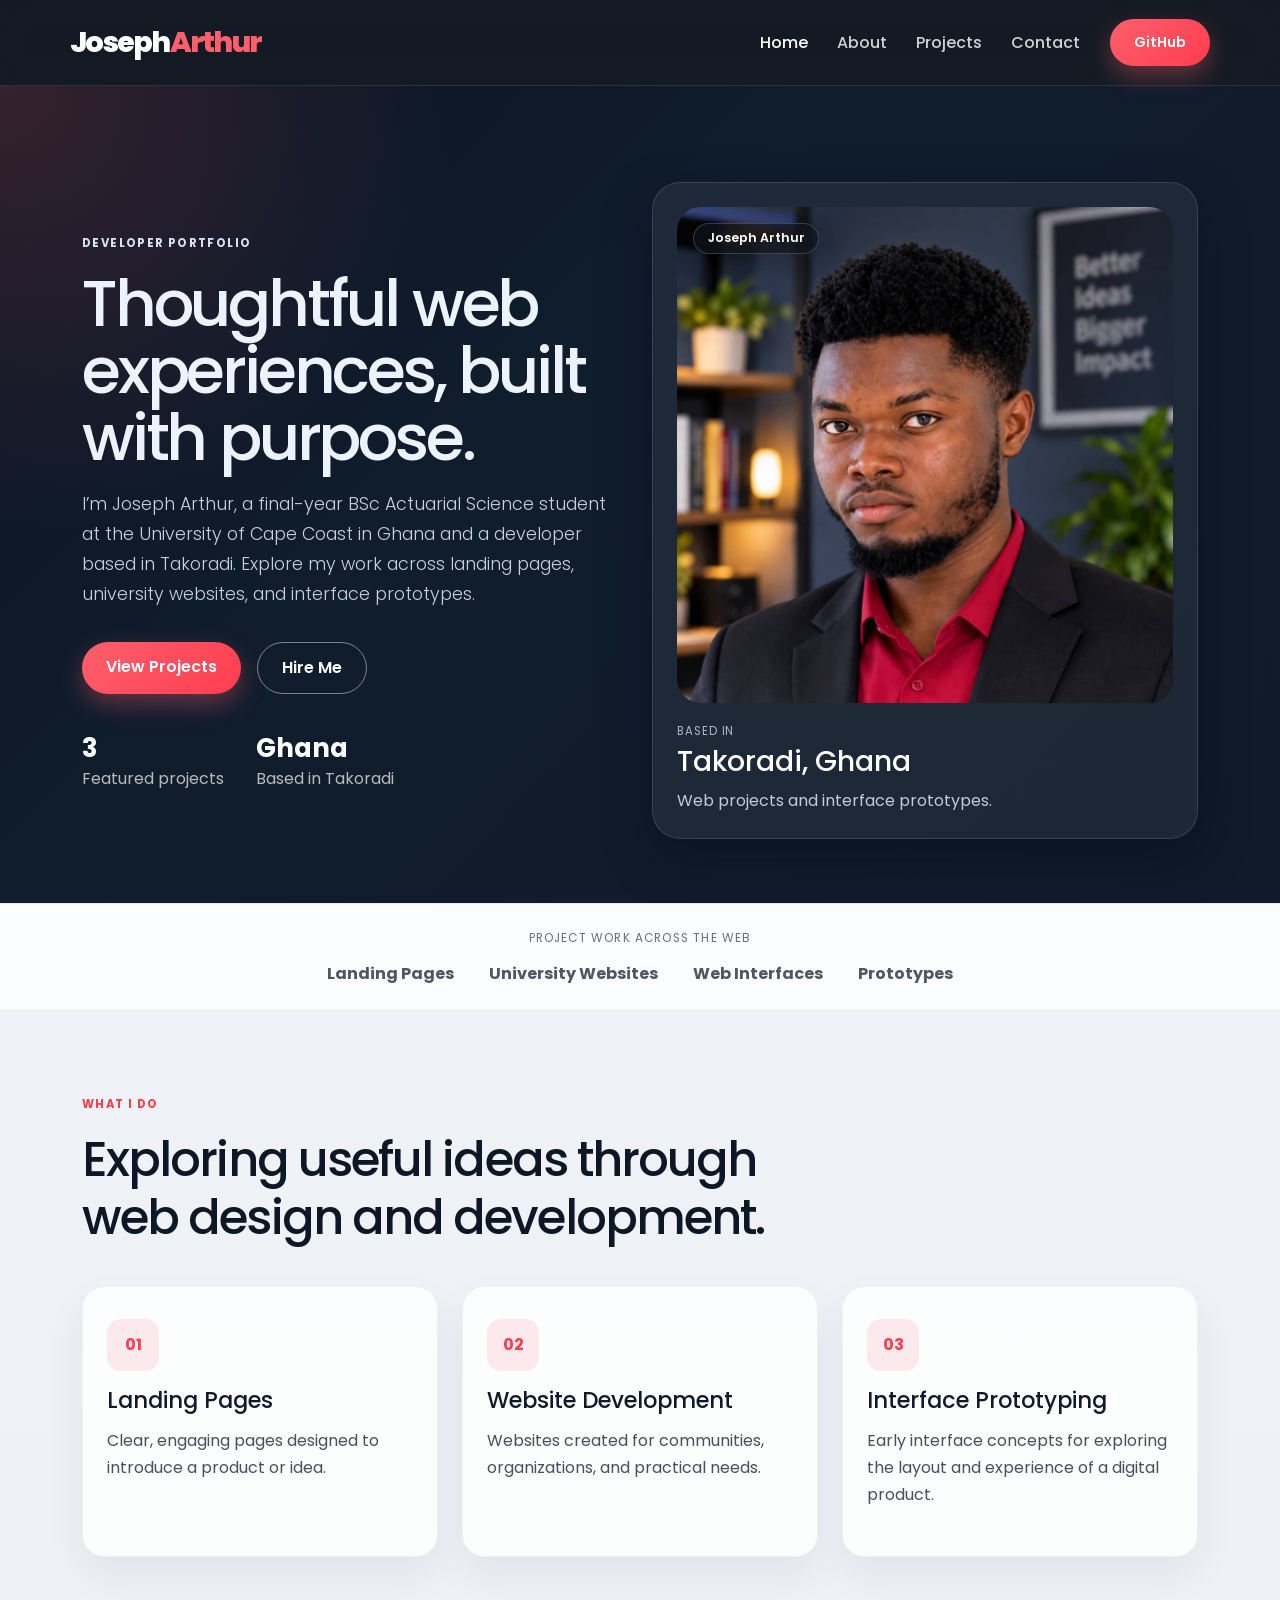
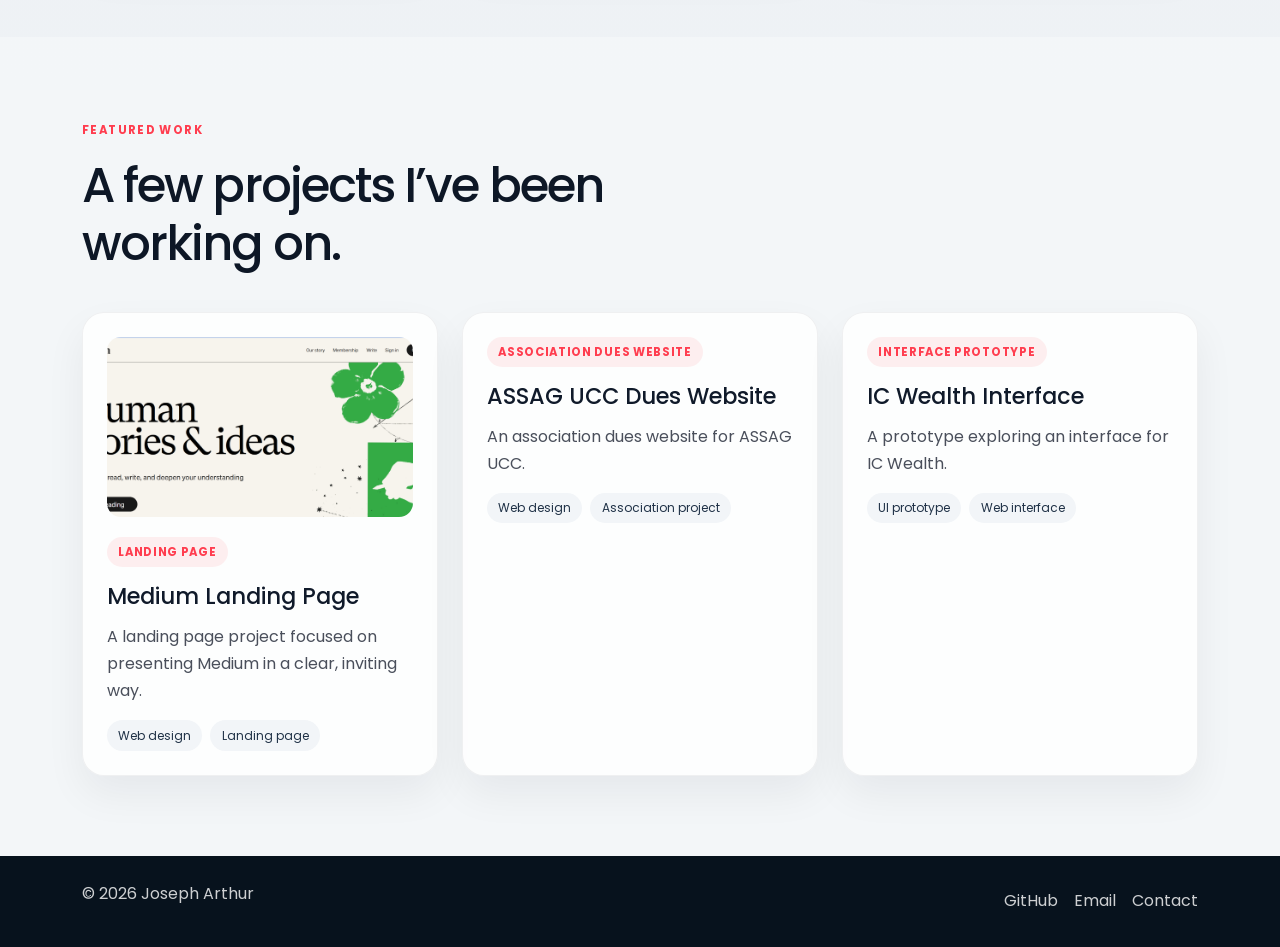
<file: index.html>
<!DOCTYPE html>
<html lang="en">
  <head>
    <meta charset="UTF-8" />
    <meta name="viewport" content="width=device-width, initial-scale=1.0" />
    <title>Joseph Arthur | Developer Portfolio</title>
    <meta name="description" content="The portfolio of Joseph Arthur, a developer based in Takoradi, Ghana." />
    <link rel="preconnect" href="https://fonts.googleapis.com" />
    <link rel="preconnect" href="https://fonts.gstatic.com" crossorigin />
    <link href="https://fonts.googleapis.com/css2?family=Poppins:wght@400;500;600;700;800&display=swap" rel="stylesheet" />
    <link rel="stylesheet" href="https://cdn.jsdelivr.net/npm/bootstrap@5.3.3/dist/css/bootstrap.min.css" />
    <link rel="stylesheet" href="CSS/styles.css" />
  </head>
  <body>
    <header class="site-header">
      <nav class="navbar navbar-expand-lg navbar-dark container">
        <a class="navbar-brand" href="index.html">Joseph<span>Arthur</span></a>
        <button class="navbar-toggler" type="button" data-bs-toggle="collapse" data-bs-target="#mainNav" aria-controls="mainNav" aria-expanded="false" aria-label="Toggle navigation">
          <span class="navbar-toggler-icon"></span>
        </button>
        <div class="collapse navbar-collapse" id="mainNav">
          <ul class="navbar-nav ms-auto align-items-lg-center">
            <li class="nav-item"><a class="nav-link active" href="index.html">Home</a></li>
            <li class="nav-item"><a class="nav-link" href="about.html">About</a></li>
            <li class="nav-item"><a class="nav-link" href="projects.html">Projects</a></li>
            <li class="nav-item"><a class="nav-link" href="contact.html">Contact</a></li>
            <li class="nav-item ms-lg-3">
              <a class="btn btn-primary btn-sm" href="https://github.com/joesef387" target="_blank" rel="noreferrer">GitHub</a>
            </li>
          </ul>
        </div>
      </nav>
    </header>

    <main>
      <section class="hero-section">
        <div class="container">
          <div class="row align-items-center gy-5">
            <div class="col-lg-6">
              <p class="eyebrow">Developer Portfolio</p>
              <h1>Thoughtful web experiences, built with purpose.</h1>
              <p class="lead">
                I’m Joseph Arthur, a final-year BSc Actuarial Science student at the University of Cape Coast in Ghana and a developer based in Takoradi. Explore my work across landing pages, university websites, and interface prototypes.
              </p>
              <div class="cta-row">
                <a href="projects.html" class="btn btn-primary">View Projects</a>
                <a href="contact.html" class="btn btn-outline-light">Hire Me</a>
              </div>
              <ul class="mini-stats">
                <li><strong>3</strong><span>Featured projects</span></li>
                <li><strong>Ghana</strong><span>Based in Takoradi</span></li>
              </ul>
            </div>
            <div class="col-lg-6">
              <div class="profile-card">
                <div class="profile-image">
                  <img src="Images/headshot.jpeg" alt="Joseph Arthur" />
                  <div class="badge">Joseph Arthur</div>
                </div>
                <div class="card-info">
                  <p class="label">Based in</p>
                  <h3>Takoradi, Ghana</h3>
                  <p>Web projects and interface prototypes.</p>
                </div>
              </div>
            </div>
          </div>
        </div>
      </section>

      <section class="brand-strip">
        <div class="container text-center">
          <p>Project work across the web</p>
          <div class="brand-row">
            <span>Landing Pages</span>
            <span>University Websites</span>
            <span>Web Interfaces</span>
            <span>Prototypes</span>
          </div>
        </div>
      </section>

      <section class="section-block">
        <div class="container">
          <div class="section-heading">
            <p class="eyebrow accent">What I do</p>
            <h2>Exploring useful ideas through web design and development.</h2>
          </div>
          <div class="row g-4">
            <div class="col-md-4">
              <div class="feature-card">
                <div class="icon">01</div>
                <h3>Landing Pages</h3>
                <p>Clear, engaging pages designed to introduce a product or idea.</p>
              </div>
            </div>
            <div class="col-md-4">
              <div class="feature-card">
                <div class="icon">02</div>
                <h3>Website Development</h3>
                <p>Websites created for communities, organizations, and practical needs.</p>
              </div>
            </div>
            <div class="col-md-4">
              <div class="feature-card">
                <div class="icon">03</div>
                <h3>Interface Prototyping</h3>
                <p>Early interface concepts for exploring the layout and experience of a digital product.</p>
              </div>
            </div>
          </div>
        </div>
      </section>

      <section class="section-block alt-background">
        <div class="container">
          <div class="section-heading">
            <p class="eyebrow accent">Featured work</p>
            <h2>A few projects I’ve been working on.</h2>
          </div>
          <div class="row g-4">
            <div class="col-md-4">
              <article class="project-card">
                <img class="project-card-image" src="Images/medium.png" alt="Preview of the Medium landing page project" />
                <span class="project-tag">Landing page</span>
                <h3>Medium Landing Page</h3>
                <p>A landing page project focused on presenting Medium in a clear, inviting way.</p>
                <ul>
                  <li>Web design</li>
                  <li>Landing page</li>
                </ul>
              </article>
            </div>
            <div class="col-md-4">
              <article class="project-card">
                <span class="project-tag">Association dues website</span>
                <h3>ASSAG UCC Dues Website</h3>
                <p>An association dues website for ASSAG UCC.</p>
                <ul>
                  <li>Web design</li>
                  <li>Association project</li>
                </ul>
              </article>
            </div>
            <div class="col-md-4">
              <article class="project-card">
                <span class="project-tag">Interface prototype</span>
                <h3>IC Wealth Interface</h3>
                <p>A prototype exploring an interface for IC Wealth.</p>
                <ul>
                  <li>UI prototype</li>
                  <li>Web interface</li>
                </ul>
              </article>
            </div>
          </div>
        </div>
      </section>
    </main>

    <footer class="site-footer">
      <div class="container d-flex flex-column flex-md-row justify-content-between align-items-center gap-3">
        <p>© 2026 Joseph Arthur</p>
        <div class="footer-links">
          <a href="https://github.com/joesef387" target="_blank" rel="noreferrer">GitHub</a>
          <a href="mailto:joesefarthur387@gmail.com">Email</a>
          <a href="contact.html">Contact</a>
        </div>
      </div>
    </footer>

    <script src="https://cdn.jsdelivr.net/npm/bootstrap@5.3.3/dist/js/bootstrap.bundle.min.js"></script>
    <script src="java%20script/script.js"></script>
  </body>
</html>
</file>
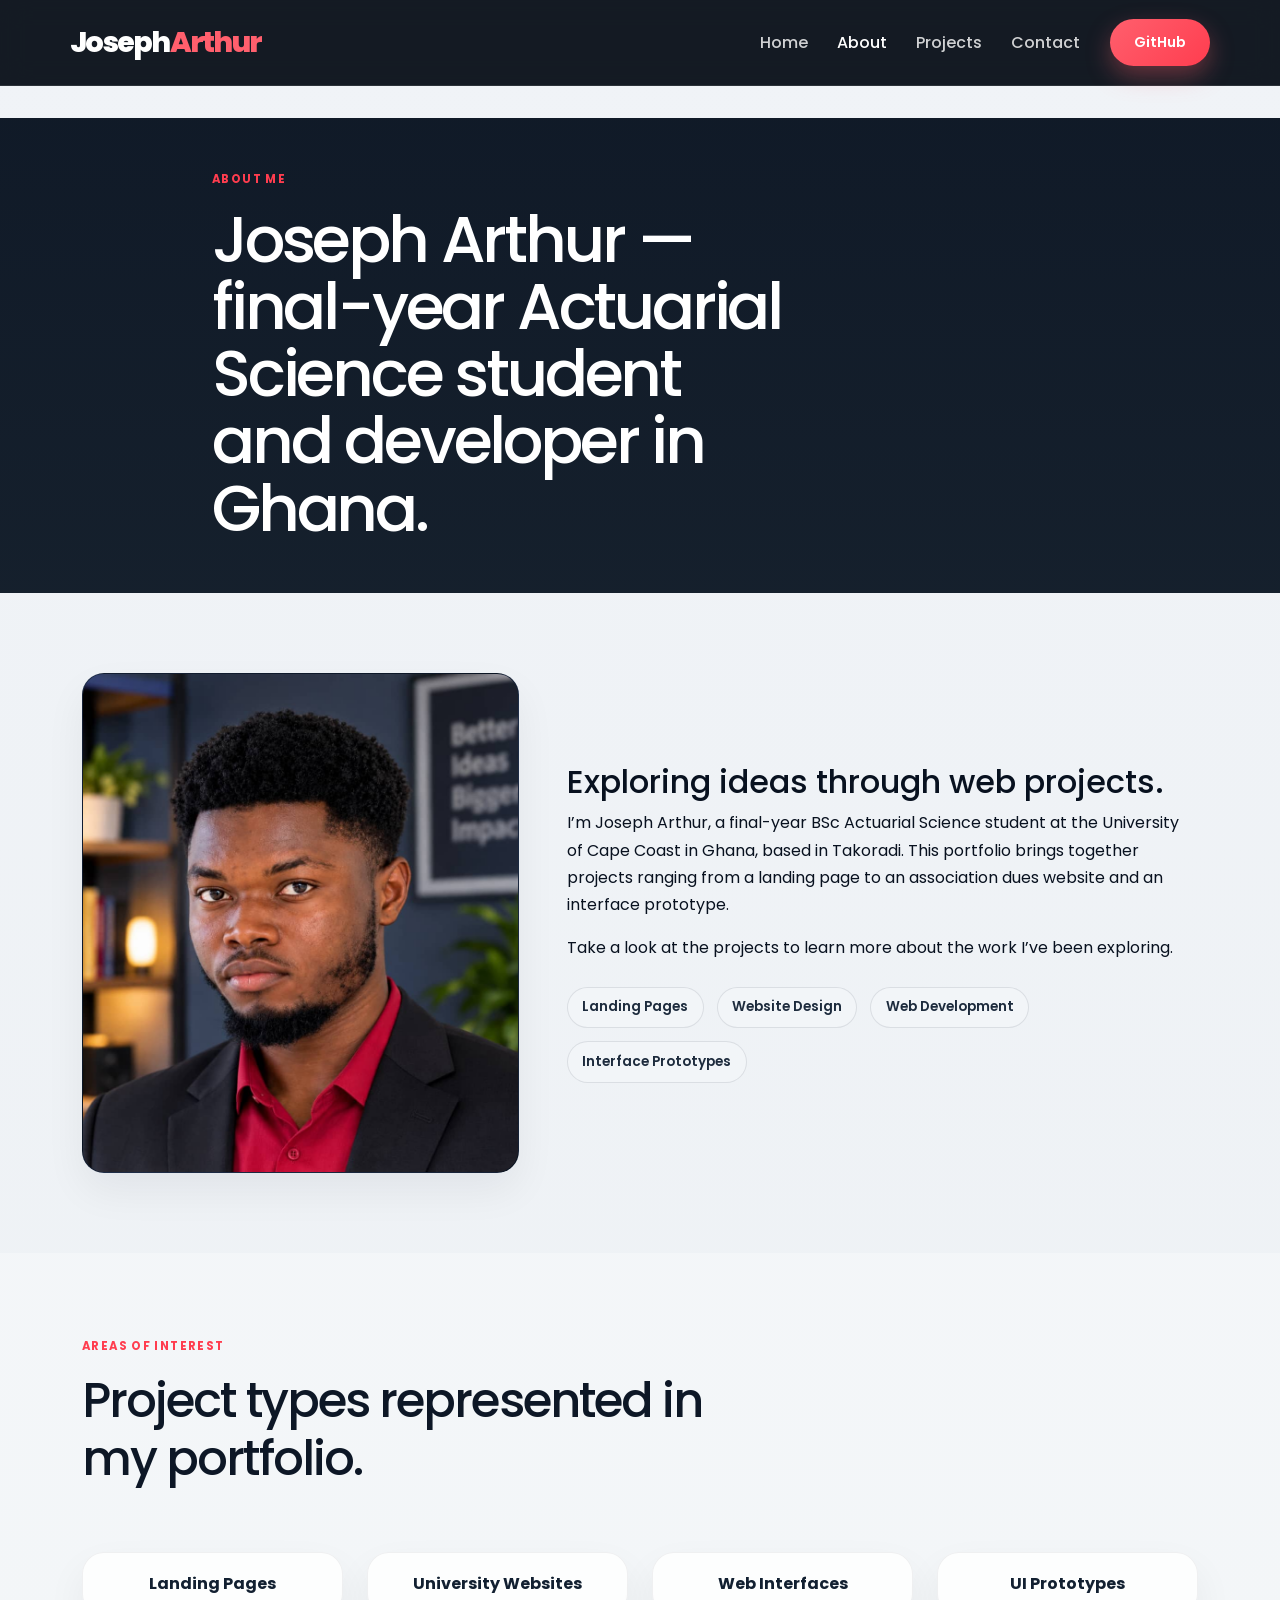
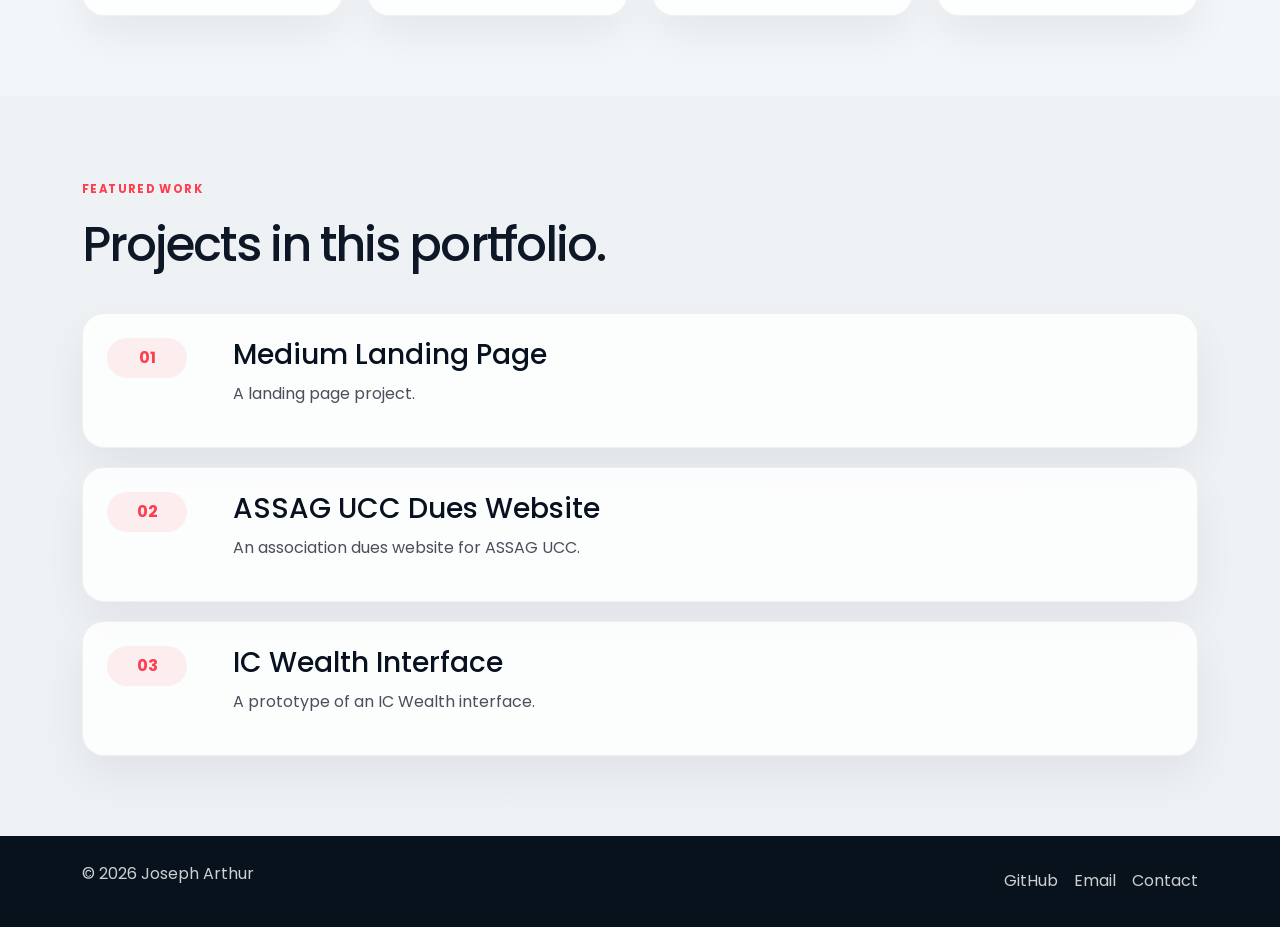
<file: about.html>
<!DOCTYPE html>
<html lang="en">
  <head>
    <meta charset="UTF-8" />
    <meta name="viewport" content="width=device-width, initial-scale=1.0" />
    <title>About | Joseph Arthur</title>
    <meta name="description" content="Learn about Joseph Arthur, a developer based in Takoradi, Ghana." />
    <link rel="preconnect" href="https://fonts.googleapis.com" />
    <link rel="preconnect" href="https://fonts.gstatic.com" crossorigin />
    <link href="https://fonts.googleapis.com/css2?family=Poppins:wght@400;500;600;700;800&display=swap" rel="stylesheet" />
    <link rel="stylesheet" href="https://cdn.jsdelivr.net/npm/bootstrap@5.3.3/dist/css/bootstrap.min.css" />
    <link rel="stylesheet" href="CSS/styles.css" />
  </head>
  <body>
    <header class="site-header">
      <nav class="navbar navbar-expand-lg navbar-dark container">
        <a class="navbar-brand" href="index.html">Joseph<span>Arthur</span></a>
        <button class="navbar-toggler" type="button" data-bs-toggle="collapse" data-bs-target="#mainNav" aria-controls="mainNav" aria-expanded="false" aria-label="Toggle navigation">
          <span class="navbar-toggler-icon"></span>
        </button>
        <div class="collapse navbar-collapse" id="mainNav">
          <ul class="navbar-nav ms-auto align-items-lg-center">
            <li class="nav-item"><a class="nav-link" href="index.html">Home</a></li>
            <li class="nav-item"><a class="nav-link active" href="about.html">About</a></li>
            <li class="nav-item"><a class="nav-link" href="projects.html">Projects</a></li>
            <li class="nav-item"><a class="nav-link" href="contact.html">Contact</a></li>
            <li class="nav-item ms-lg-3"><a class="btn btn-primary btn-sm" href="https://github.com/joesef387" target="_blank" rel="noreferrer">GitHub</a></li>
          </ul>
        </div>
      </nav>
    </header>

    <main class="page-shell">
      <section class="page-hero">
        <div class="container narrow">
          <p class="eyebrow accent">About me</p>
          <h1>Joseph Arthur — final-year Actuarial Science student and developer in Ghana.</h1>
        </div>
      </section>

      <section class="section-block">
        <div class="container">
          <div class="row align-items-center g-5">
            <div class="col-lg-5">
              <img class="portrait-card" src="Images/headshot.jpeg" alt="Joseph Arthur" />
            </div>
            <div class="col-lg-7">
              <h2>Exploring ideas through web projects.</h2>
              <p>I’m Joseph Arthur, a final-year BSc Actuarial Science student at the University of Cape Coast in Ghana, based in Takoradi. This portfolio brings together projects ranging from a landing page to an association dues website and an interface prototype.</p>
              <p>Take a look at the projects to learn more about the work I’ve been exploring.</p>
              <div class="tag-list">
                <span>Landing Pages</span>
                <span>Website Design</span>
                <span>Web Development</span>
                <span>Interface Prototypes</span>
              </div>
            </div>
          </div>
        </div>
      </section>

      <section class="section-block alt-background">
        <div class="container">
          <div class="section-heading">
            <p class="eyebrow accent">Areas of interest</p>
            <h2>Project types represented in my portfolio.</h2>
          </div>
          <div class="row g-4 skill-grid">
            <div class="col-sm-6 col-lg-3"><div class="skill-card">Landing Pages</div></div>
            <div class="col-sm-6 col-lg-3"><div class="skill-card">University Websites</div></div>
            <div class="col-sm-6 col-lg-3"><div class="skill-card">Web Interfaces</div></div>
            <div class="col-sm-6 col-lg-3"><div class="skill-card">UI Prototypes</div></div>
          </div>
        </div>
      </section>

      <section class="section-block">
        <div class="container">
          <div class="section-heading">
            <p class="eyebrow accent">Featured work</p>
            <h2>Projects in this portfolio.</h2>
          </div>
          <div class="timeline">
            <div class="timeline-item">
              <span class="year">01</span>
              <div>
                <h3>Medium Landing Page</h3>
                <p>A landing page project.</p>
              </div>
            </div>
            <div class="timeline-item">
              <span class="year">02</span>
              <div>
                <h3>ASSAG UCC Dues Website</h3>
                <p>An association dues website for ASSAG UCC.</p>
              </div>
            </div>
            <div class="timeline-item">
              <span class="year">03</span>
              <div>
                <h3>IC Wealth Interface</h3>
                <p>A prototype of an IC Wealth interface.</p>
              </div>
            </div>
          </div>
        </div>
      </section>
    </main>

    <footer class="site-footer">
      <div class="container d-flex flex-column flex-md-row justify-content-between align-items-center gap-3">
        <p>© 2026 Joseph Arthur</p>
        <div class="footer-links">
          <a href="https://github.com/joesef387" target="_blank" rel="noreferrer">GitHub</a>
          <a href="mailto:joesefarthur387@gmail.com">Email</a>
          <a href="contact.html">Contact</a>
        </div>
      </div>
    </footer>

    <script src="https://cdn.jsdelivr.net/npm/bootstrap@5.3.3/dist/js/bootstrap.bundle.min.js"></script>
    <script src="java%20script/script.js"></script>
  </body>
</html>
</file>
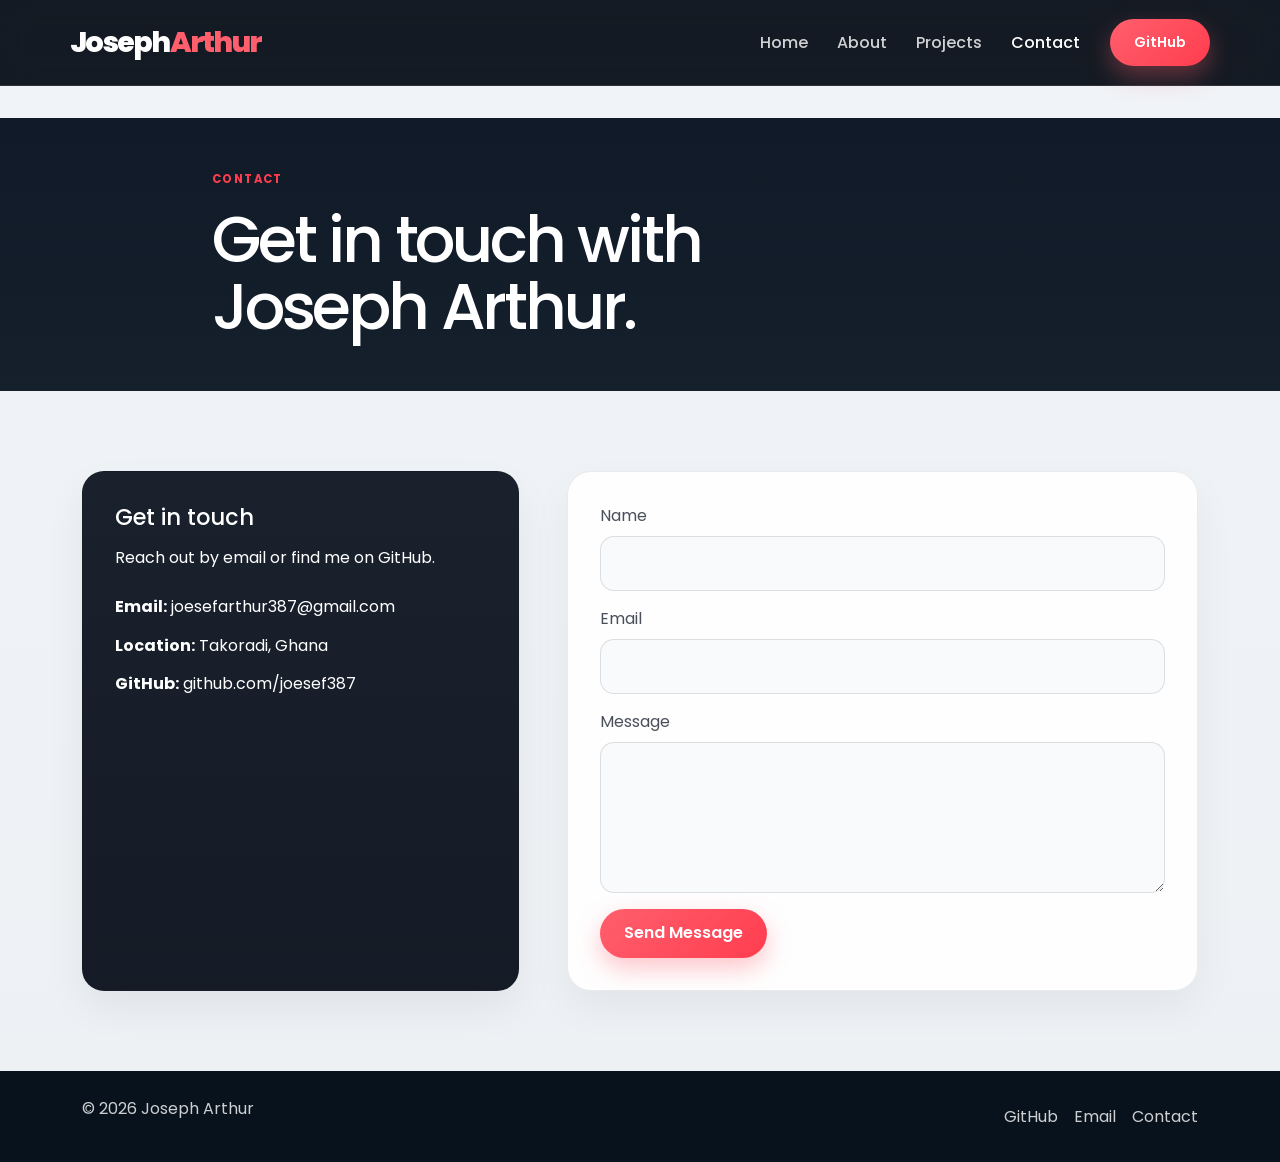
<file: contact.html>
<!DOCTYPE html>
<html lang="en">
  <head>
    <meta charset="UTF-8" />
    <meta name="viewport" content="width=device-width, initial-scale=1.0" />
    <title>Contact | Joseph Arthur</title>
    <meta name="description" content="Contact Joseph Arthur in Takoradi, Ghana." />
    <link rel="preconnect" href="https://fonts.googleapis.com" />
    <link rel="preconnect" href="https://fonts.gstatic.com" crossorigin />
    <link href="https://fonts.googleapis.com/css2?family=Poppins:wght@400;500;600;700;800&display=swap" rel="stylesheet" />
    <link rel="stylesheet" href="https://cdn.jsdelivr.net/npm/bootstrap@5.3.3/dist/css/bootstrap.min.css" />
    <link rel="stylesheet" href="CSS/styles.css" />
  </head>
  <body>
    <header class="site-header">
      <nav class="navbar navbar-expand-lg navbar-dark container">
        <a class="navbar-brand" href="index.html">Joseph<span>Arthur</span></a>
        <button class="navbar-toggler" type="button" data-bs-toggle="collapse" data-bs-target="#mainNav" aria-controls="mainNav" aria-expanded="false" aria-label="Toggle navigation">
          <span class="navbar-toggler-icon"></span>
        </button>
        <div class="collapse navbar-collapse" id="mainNav">
          <ul class="navbar-nav ms-auto align-items-lg-center">
            <li class="nav-item"><a class="nav-link" href="index.html">Home</a></li>
            <li class="nav-item"><a class="nav-link" href="about.html">About</a></li>
            <li class="nav-item"><a class="nav-link" href="projects.html">Projects</a></li>
            <li class="nav-item"><a class="nav-link active" href="contact.html">Contact</a></li>
            <li class="nav-item ms-lg-3"><a class="btn btn-primary btn-sm" href="https://github.com/joesef387" target="_blank" rel="noreferrer">GitHub</a></li>
          </ul>
        </div>
      </nav>
    </header>

    <main class="page-shell">
      <section class="page-hero">
        <div class="container narrow">
          <p class="eyebrow accent">Contact</p>
          <h1>Get in touch with Joseph Arthur.</h1>
        </div>
      </section>

      <section class="section-block">
        <div class="container">
          <div class="row g-5">
            <div class="col-lg-5">
              <div class="contact-card">
                <h3>Get in touch</h3>
                <p>Reach out by email or find me on GitHub.</p>
                <ul>
                  <li><strong>Email:</strong> <a href="mailto:joesefarthur387@gmail.com">joesefarthur387@gmail.com</a></li>
                  <li><strong>Location:</strong> Takoradi, Ghana</li>
                  <li><strong>GitHub:</strong> <a href="https://github.com/joesef387" target="_blank" rel="noreferrer">github.com/joesef387</a></li>
                </ul>
              </div>
            </div>
            <div class="col-lg-7">
              <form class="contact-form" novalidate>
                <div class="mb-3">
                  <label for="name" class="form-label">Name</label>
                  <input type="text" id="name" class="form-control" required />
                  <div class="invalid-feedback">Please enter your name.</div>
                </div>
                <div class="mb-3">
                  <label for="email" class="form-label">Email</label>
                  <input type="email" id="email" class="form-control" required />
                  <div class="invalid-feedback">Please enter a valid email address.</div>
                </div>
                <div class="mb-3">
                  <label for="message" class="form-label">Message</label>
                  <textarea id="message" class="form-control" rows="5" required></textarea>
                  <div class="invalid-feedback">Please write a short message.</div>
                </div>
                <button type="submit" class="btn btn-primary">Send Message</button>
              </form>
            </div>
          </div>
        </div>
      </section>
    </main>

    <footer class="site-footer">
      <div class="container d-flex flex-column flex-md-row justify-content-between align-items-center gap-3">
        <p>© 2026 Joseph Arthur</p>
        <div class="footer-links">
          <a href="https://github.com/joesef387" target="_blank" rel="noreferrer">GitHub</a>
          <a href="mailto:joesefarthur387@gmail.com">Email</a>
          <a href="contact.html">Contact</a>
        </div>
      </div>
    </footer>

    <script src="https://cdn.jsdelivr.net/npm/bootstrap@5.3.3/dist/js/bootstrap.bundle.min.js"></script>
    <script src="java%20script/script.js"></script>
  </body>
</html>
</file>
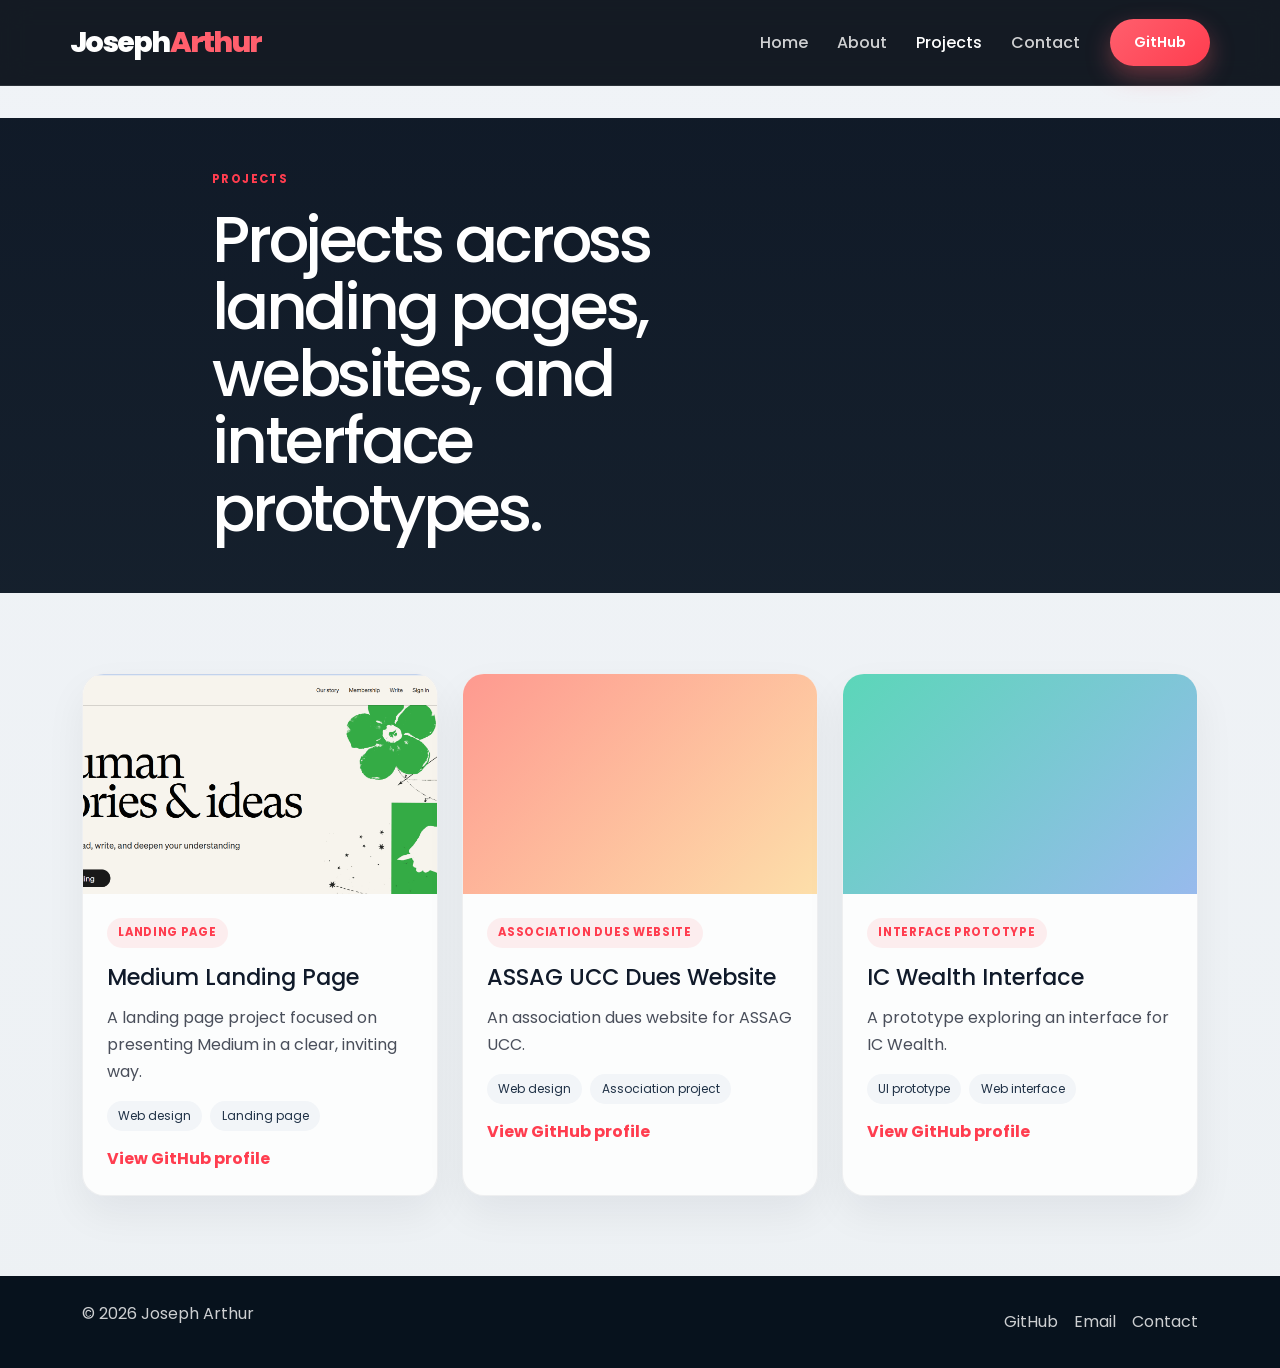
<file: projects.html>
<!DOCTYPE html>
<html lang="en">
  <head>
    <meta charset="UTF-8" />
    <meta name="viewport" content="width=device-width, initial-scale=1.0" />
    <title>Projects | Joseph Arthur</title>
    <meta name="description" content="Explore web projects by Joseph Arthur, based in Takoradi, Ghana." />
    <link rel="preconnect" href="https://fonts.googleapis.com" />
    <link rel="preconnect" href="https://fonts.gstatic.com" crossorigin />
    <link href="https://fonts.googleapis.com/css2?family=Poppins:wght@400;500;600;700;800&display=swap" rel="stylesheet" />
    <link rel="stylesheet" href="https://cdn.jsdelivr.net/npm/bootstrap@5.3.3/dist/css/bootstrap.min.css" />
    <link rel="stylesheet" href="CSS/styles.css" />
  </head>
  <body>
    <header class="site-header">
      <nav class="navbar navbar-expand-lg navbar-dark container">
        <a class="navbar-brand" href="index.html">Joseph<span>Arthur</span></a>
        <button class="navbar-toggler" type="button" data-bs-toggle="collapse" data-bs-target="#mainNav" aria-controls="mainNav" aria-expanded="false" aria-label="Toggle navigation">
          <span class="navbar-toggler-icon"></span>
        </button>
        <div class="collapse navbar-collapse" id="mainNav">
          <ul class="navbar-nav ms-auto align-items-lg-center">
            <li class="nav-item"><a class="nav-link" href="index.html">Home</a></li>
            <li class="nav-item"><a class="nav-link" href="about.html">About</a></li>
            <li class="nav-item"><a class="nav-link active" href="projects.html">Projects</a></li>
            <li class="nav-item"><a class="nav-link" href="contact.html">Contact</a></li>
            <li class="nav-item ms-lg-3"><a class="btn btn-primary btn-sm" href="https://github.com/joesef387" target="_blank" rel="noreferrer">GitHub</a></li>
          </ul>
        </div>
      </nav>
    </header>

    <main class="page-shell">
      <section class="page-hero">
        <div class="container narrow">
          <p class="eyebrow accent">Projects</p>
          <h1>Projects across landing pages, websites, and interface prototypes.</h1>
        </div>
      </section>

      <section class="section-block">
        <div class="container">
          <div class="row g-4">
            <div class="col-md-6 col-xl-4">
              <article class="project-page-card">
                <img class="project-visual medium-project-image" src="Images/medium.png" alt="Preview of the Medium landing page project" />
                <div class="project-copy">
                  <span class="project-tag">Landing page</span>
                  <h3>Medium Landing Page</h3>
                  <p>A landing page project focused on presenting Medium in a clear, inviting way.</p>
                  <ul>
                    <li>Web design</li>
                    <li>Landing page</li>
                  </ul>
                  <a href="https://github.com/joesef387" target="_blank" rel="noreferrer">View GitHub profile</a>
                </div>
              </article>
            </div>
            <div class="col-md-6 col-xl-4">
              <article class="project-page-card">
                <div class="project-visual color-two"></div>
                <div class="project-copy">
                  <span class="project-tag">Association dues website</span>
                  <h3>ASSAG UCC Dues Website</h3>
                  <p>An association dues website for ASSAG UCC.</p>
                  <ul>
                    <li>Web design</li>
                    <li>Association project</li>
                  </ul>
                  <a href="https://github.com/joesef387" target="_blank" rel="noreferrer">View GitHub profile</a>
                </div>
              </article>
            </div>
            <div class="col-md-6 col-xl-4">
              <article class="project-page-card">
                <div class="project-visual color-three"></div>
                <div class="project-copy">
                  <span class="project-tag">Interface prototype</span>
                  <h3>IC Wealth Interface</h3>
                  <p>A prototype exploring an interface for IC Wealth.</p>
                  <ul>
                    <li>UI prototype</li>
                    <li>Web interface</li>
                  </ul>
                  <a href="https://github.com/joesef387" target="_blank" rel="noreferrer">View GitHub profile</a>
                </div>
              </article>
            </div>
          </div>
        </div>
      </section>
    </main>

    <footer class="site-footer">
      <div class="container d-flex flex-column flex-md-row justify-content-between align-items-center gap-3">
        <p>© 2026 Joseph Arthur</p>
        <div class="footer-links">
          <a href="https://github.com/joesef387" target="_blank" rel="noreferrer">GitHub</a>
          <a href="mailto:joesefarthur387@gmail.com">Email</a>
          <a href="contact.html">Contact</a>
        </div>
      </div>
    </footer>

    <script src="https://cdn.jsdelivr.net/npm/bootstrap@5.3.3/dist/js/bootstrap.bundle.min.js"></script>
    <script src="java%20script/script.js"></script>
  </body>
</html>
</file>
<file: CSS/styles.css>
:root {
  --bg-dark: #08111f;
  --bg-darker: #050b14;
  --surface: #101b2c;
  --surface-light: #142338;
  --card: rgba(18, 28, 41, 0.8);
  --text: #ecf3ff;
  --muted: #b4bfd3;
  --accent: #ff5f6d;
  --accent-strong: #ff3d4f;
  --line: rgba(255, 255, 255, 0.1);
  --shadow: 0 18px 50px rgba(2, 6, 24, 0.35);
}

* {
  box-sizing: border-box;
}

html {
  scroll-behavior: smooth;
}

body {
  margin: 0;
  font-family: "Poppins", sans-serif;
  background: linear-gradient(180deg, #f0f3f7 0%, #edf1f4 100%);
  color: var(--bg-dark);
}

img {
  max-width: 100%;
  display: block;
}

p {
  margin: 0 0 1rem;
  line-height: 1.7;
}

a {
  text-decoration: none;
}

.site-header {
  background: rgba(2, 8, 17, 0.92);
  backdrop-filter: blur(14px);
  position: sticky;
  top: 0;
  z-index: 99;
  border-bottom: 1px solid var(--line);
}

.navbar {
  padding: 1rem 0;
}

.navbar-brand {
  font-weight: 800;
  font-size: 1.8rem;
  color: #fff;
  letter-spacing: -0.06em;
}

.navbar-brand span {
  color: var(--accent);
}

.navbar-nav .nav-link {
  color: rgba(255, 255, 255, 0.8);
  font-weight: 500;
  padding: 0.5rem 0.9rem !important;
}

.navbar-nav .nav-link:hover,
.navbar-nav .nav-link.active {
  color: #fff;
}

.btn {
  border-radius: 999px;
  padding: 0.8rem 1.5rem;
  font-weight: 600;
  transition: transform 0.2s ease, box-shadow 0.2s ease;
}

.btn:hover {
  transform: translateY(-2px);
}

.btn-primary {
  background: linear-gradient(135deg, var(--accent) 0%, var(--accent-strong) 100%);
  border: none;
  box-shadow: 0 10px 25px rgba(255, 92, 106, 0.35);
}

.btn-outline-light {
  border-color: rgba(255,255,255,0.45);
  color: #fff;
}

.hero-section {
  padding: 6rem 0 4rem;
  background:
    radial-gradient(circle at top left, rgba(255, 95, 109, 0.18), transparent 30%),
    linear-gradient(135deg, #091321 0%, #101d2d 40%, #0f1a2a 100%);
  color: var(--text);
}

.eyebrow {
  display: inline-block;
  letter-spacing: 0.12em;
  text-transform: uppercase;
  font-size: 0.72rem;
  font-weight: 700;
  color: #d7e1f4;
  margin-bottom: 1rem;
}

.eyebrow.accent {
  color: var(--accent-strong);
}

.hero-section h1,
.page-hero h1 {
  font-size: clamp(2.5rem, 5vw, 4.7rem);
  line-height: 1.05;
  letter-spacing: -0.05em;
  margin-bottom: 1.2rem;
  max-width: 580px;
}

.lead {
  max-width: 560px;
  color: rgba(236, 243, 255, 0.84);
  font-size: 1.1rem;
}

.cta-row {
  display: flex;
  flex-wrap: wrap;
  gap: 1rem;
  margin: 2rem 0 2.2rem;
}

.mini-stats {
  list-style: none;
  padding: 0;
  margin: 0;
  display: flex;
  flex-wrap: wrap;
  gap: 2rem;
}

.mini-stats li {
  display: flex;
  flex-direction: column;
  min-width: 110px;
}

.mini-stats strong {
  font-size: 1.6rem;
  color: #fff;
}

.mini-stats span {
  color: rgba(255,255,255,0.7);
}

.profile-card {
  background: rgba(255, 255, 255, 0.06);
  border: 1px solid rgba(255,255,255,0.12);
  border-radius: 28px;
  padding: 1.5rem;
  box-shadow: var(--shadow);
}

.profile-image {
  position: relative;
  min-height: 420px;
  border-radius: 24px;
  overflow: hidden;
  background:
    radial-gradient(circle at 70% 25%, rgba(255, 95, 109, 0.55), transparent 25%),
    linear-gradient(135deg, #20304b, #0a1422);
}

.profile-image img {
  width: 100%;
  height: 100%;
  min-height: inherit;
  object-fit: cover;
  object-position: center 35%;
}

.badge {
  position: absolute;
  left: 1rem;
  top: 1rem;
  background: rgba(17, 22, 31, 0.7);
  border: 1px solid rgba(255,255,255,0.18);
  color: #fff;
  padding: 0.5rem 0.85rem;
  border-radius: 999px;
  font-size: 0.78rem;
  font-weight: 600;
}

.card-info {
  padding-top: 1.2rem;
}

.label {
  color: rgba(236,243,255,0.7);
  margin-bottom: 0.2rem;
  text-transform: uppercase;
  letter-spacing: 0.08em;
  font-size: 0.72rem;
}

.card-info h3 {
  color: #fff;
  margin-bottom: 0.5rem;
}

.card-info p:last-child {
  margin-bottom: 0;
  color: rgba(236,243,255,0.8);
}

.brand-strip {
  background: rgba(255,255,255,0.75);
  border-top: 1px solid rgba(8, 17, 31, 0.08);
  border-bottom: 1px solid rgba(8, 17, 31, 0.08);
  padding: 1.5rem 0;
}

.brand-strip p {
  margin: 0 0 0.9rem;
  color: rgba(8,17,31,0.6);
  text-transform: uppercase;
  letter-spacing: 0.1em;
  font-size: 0.74rem;
}

.brand-row {
  display: flex;
  justify-content: center;
  flex-wrap: wrap;
  gap: 1.2rem 2.2rem;
  font-weight: 700;
  color: rgba(8,17,31,0.7);
}

.section-block {
  padding: 5rem 0;
}

.alt-background {
  background: rgba(255,255,255,0.3);
}

.section-heading {
  margin-bottom: 2.5rem;
}

.section-heading h2 {
  max-width: 700px;
  margin: 0;
  font-size: clamp(2rem, 4vw, 3rem);
  color: #0d1726;
  letter-spacing: -0.04em;
}

.feature-card,
.project-card,
.project-page-card,
.contact-card,
.skill-card,
.timeline-item,
.portrait-card {
  background: rgba(255,255,255,0.82);
  border: 1px solid rgba(17,23,35,0.06);
  border-radius: 22px;
  box-shadow: 0 18px 40px rgba(12, 20, 33, 0.06);
}

.feature-card {
  padding: 2rem 1.5rem;
  height: 100%;
}

.icon {
  display: inline-flex;
  align-items: center;
  justify-content: center;
  width: 52px;
  height: 52px;
  border-radius: 14px;
  background: rgba(255, 95, 109, 0.12);
  color: var(--accent-strong);
  font-weight: 700;
  margin-bottom: 1rem;
}

.feature-card h3,
.project-card h3,
.project-copy h3,
.contact-card h3 {
  font-size: 1.4rem;
  margin-bottom: 0.8rem;
  color: #101a2a;
}

.feature-card p,
.project-card p,
.project-copy p,
.contact-card p,
.timeline-item p,
.contact-form label {
  color: rgba(17,24,39,0.76);
}

.project-card {
  padding: 1.5rem;
  height: 100%;
}

.project-card-image {
  width: 100%;
  height: 180px;
  margin-bottom: 1.25rem;
  border-radius: 14px;
  object-fit: cover;
}

.project-tag {
  display: inline-block;
  padding: 0.4rem 0.7rem;
  border-radius: 999px;
  background: rgba(255, 95, 109, 0.1);
  color: var(--accent-strong);
  font-size: 0.72rem;
  font-weight: 700;
  letter-spacing: 0.06em;
  text-transform: uppercase;
  margin-bottom: 1rem;
}

.project-card ul,
.project-copy ul {
  list-style: none;
  padding: 0;
  margin: 1rem 0 0;
  display: flex;
  flex-wrap: wrap;
  gap: 0.5rem;
}

.project-card li,
.project-copy li {
  padding: 0.38rem 0.7rem;
  background: #f2f5f8;
  border-radius: 999px;
  font-size: 0.75rem;
  color: #203247;
}

.page-shell {
  padding-top: 2rem;
}

.page-hero {
  padding: 3rem 0 2rem;
  background: linear-gradient(180deg, rgba(9, 19, 33, 0.97), rgba(14, 25, 38, 0.97));
  color: #fff;
}

.page-hero .narrow {
  max-width: 880px;
}

.portrait-card {
  height: 500px;
  width: 100%;
  object-fit: cover;
  object-position: center 35%;
  overflow: hidden;
  display: flex;
  align-items: center;
  justify-content: center;
  background:
    radial-gradient(circle at 70% 25%, rgba(255, 95, 109, 0.45), transparent 25%),
    linear-gradient(135deg, #20304b, #0a1422);
  color: #fff;
  font-size: clamp(5rem, 12vw, 9rem);
  font-weight: 800;
  letter-spacing: -0.08em;
}

.tag-list {
  display: flex;
  flex-wrap: wrap;
  gap: 0.8rem;
  margin-top: 1.6rem;
}

.tag-list span {
  border: 1px solid rgba(17,24,39,0.1);
  border-radius: 999px;
  background: #f2f5f8;
  padding: 0.6rem 0.9rem;
  color: #1d2b3d;
  font-size: 0.85rem;
  font-weight: 600;
}

.skill-grid {
  margin-top: 1rem;
}

.skill-card {
  padding: 1.2rem;
  text-align: center;
  font-weight: 700;
  color: #122031;
}

.timeline {
  display: grid;
  gap: 1.2rem;
}

.timeline-item {
  display: grid;
  grid-template-columns: 110px 1fr;
  gap: 1rem;
  padding: 1.5rem;
}

.year {
  display: inline-flex;
  align-items: center;
  justify-content: center;
  width: 80px;
  height: 40px;
  border-radius: 999px;
  background: rgba(255, 95, 109, 0.1);
  color: var(--accent-strong);
  font-weight: 700;
}

.project-page-card {
  overflow: hidden;
  height: 100%;
}

.project-visual {
  height: 220px;
  background-size: cover;
  background-position: center;
}

.medium-project-image {
  object-fit: cover;
  background: #f2f5f8;
}

.color-one {
  background: linear-gradient(135deg, rgba(90, 109, 255, 0.6), rgba(98, 0, 255, 0.4)), url("https://images.unsplash.com/photo-1551288049-bebda4e38f71?auto=format&fit=crop&w=1200&q=80") center/cover no-repeat;
}

.color-two {
  background: linear-gradient(135deg, rgba(255, 111, 97, 0.7), rgba(255, 186, 68, 0.45)), url("https://images.unsplash.com/photo-1524758631624-e2822e304c36?auto=format&fit=crop&w=1200&q=80") center/cover no-repeat;
}

.color-three {
  background: linear-gradient(135deg, rgba(23, 198, 155, 0.7), rgba(30, 105, 217, 0.45)), url("https://images.unsplash.com/photo-1522202176988-66273c2fd55f?auto=format&fit=crop&w=1200&q=80") center/cover no-repeat;
}

.project-copy {
  padding: 1.5rem;
}

.project-copy a {
  display: inline-flex;
  margin-top: 1rem;
  color: var(--accent-strong);
  font-weight: 700;
}

.contact-card {
  padding: 2rem;
  height: 100%;
  background: linear-gradient(180deg, rgba(16,24,36,0.96), rgba(11,18,29,0.96));
  color: #fff;
}

.contact-card h3,
.contact-card p,
.contact-card li,
.contact-card a {
  color: #fff;
}

.contact-card ul {
  list-style: none;
  padding: 0;
  margin: 1.5rem 0 0;
  display: grid;
  gap: 0.9rem;
}

.contact-form {
  background: rgba(255,255,255,0.9);
  border: 1px solid rgba(8,17,31,0.08);
  border-radius: 24px;
  padding: 2rem;
  box-shadow: 0 18px 40px rgba(12, 20, 33, 0.05);
}

.form-control {
  background: #f8fafc;
  border: 1px solid rgba(18, 29, 47, 0.12);
  border-radius: 14px;
  padding: 0.9rem 1rem;
  color: #142338;
}

.form-control:focus {
  box-shadow: 0 0 0 0.25rem rgba(255, 95, 109, 0.18);
  border-color: #ff7c8d;
}

.invalid-feedback {
  display: none;
}

.was-validated .form-control:invalid ~ .invalid-feedback,
.was-validated .form-control:invalid ~ .valid-feedback {
  display: block;
}

.site-footer {
  background: #07121d;
  color: rgba(255,255,255,0.8);
  padding: 1.5rem 0;
}

.footer-links {
  display: flex;
  gap: 1rem;
  flex-wrap: wrap;
}

.footer-links a {
  color: rgba(255,255,255,0.8);
}

@media (max-width: 991.98px) {
  .hero-section {
    padding-top: 4rem;
  }

  .profile-image {
    min-height: 350px;
  }
}

@media (max-width: 767.98px) {
  .section-block {
    padding: 4rem 0;
  }

  .timeline-item {
    grid-template-columns: 1fr;
  }

  .contact-form,
  .contact-card,
  .project-copy,
  .feature-card,
  .project-card {
    padding: 1.3rem;
  }
}
</file>
